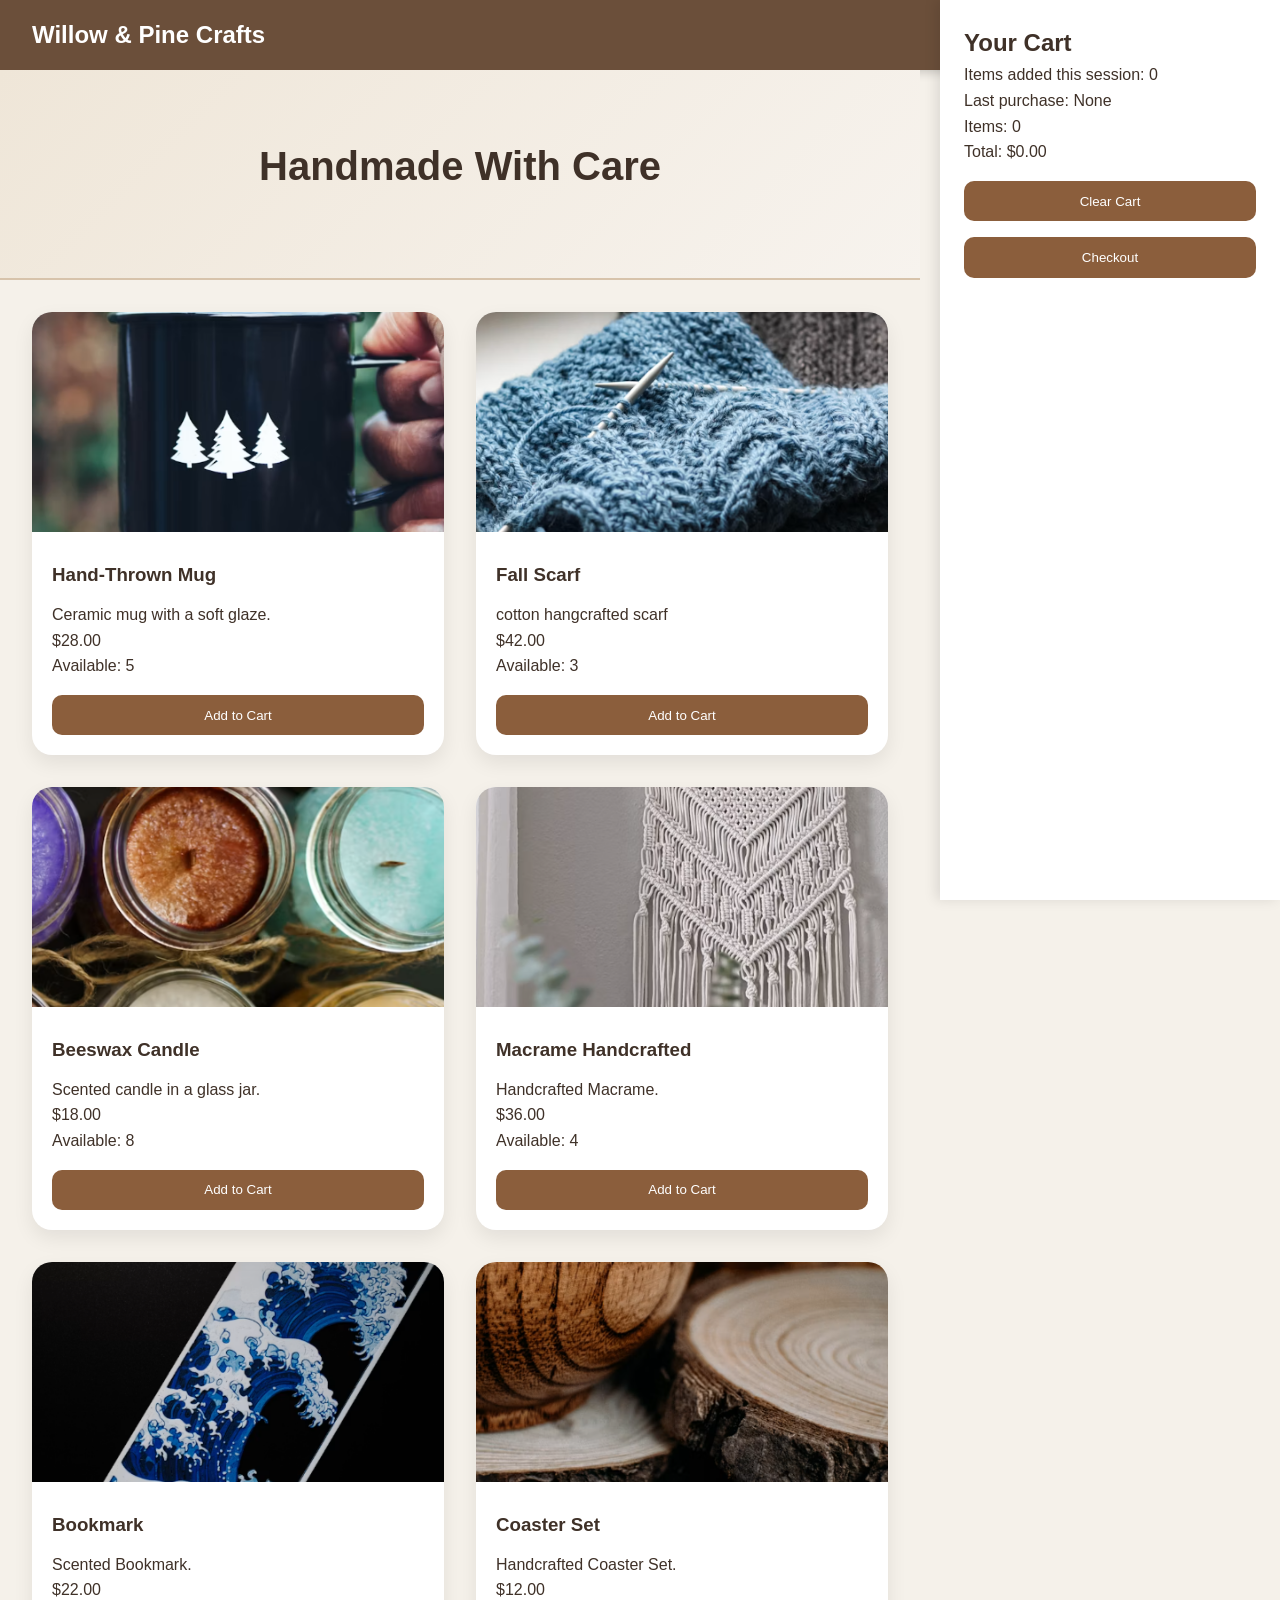
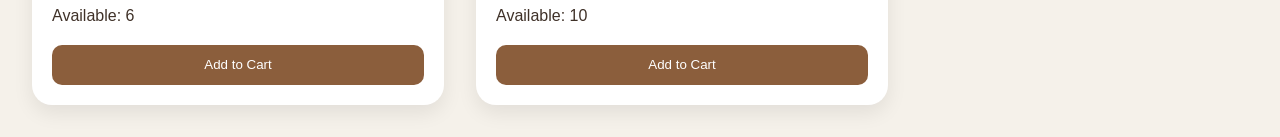
<file: index.html>
<!DOCTYPE html>
<html lang="en">
<head>
    <!--
        Author: Caroline Anascavage
        Date: 10/31/26
        Purpose: Storage Central
    -->
    <meta charset="UTF-8">
    <meta name="viewport" content="width=device-width, initial-scale=1.0">
    <title>Willow & Pine Crafts</title>
    <!--Link External Files-->
    <link rel="stylesheet" href="PA_Storage-Central_StarterFile.css">
    <script src="PA_Storage-Central_StarterFile.js" defer></script>

</head>
<body>
    <header>
        <nav>
            <h1>Willow & Pine Crafts</h1>
        </nav>
    </header>
    
    <main>
        <section class="welcome-section">
            <h2>Handmade With Care</h2>
            <p id="welcome-message"></p>
        </section>
        <!-- PRODUCT GRID -->
        <section class="product-grid" id="product-grid"></section>
 
        <!-- CART PANEL -->
        <aside id="cart-panel" class="cart-panel">
            <h2>Your Cart</h2>
            <p id="session-count">Items added this session: 0</p>
            <p id="last-purchase">Last purchase: None</p>
            <div id="cart-items"></div>
            <p id="cart-count">Items: 0</p>
            <p id="cart-total">Total: $0.00</p>
            <button id="clear-cart">Clear Cart</button>
            <button id="checkout-btn">Checkout</button>
</aside>

    </main>
</body>
</html>
</file>
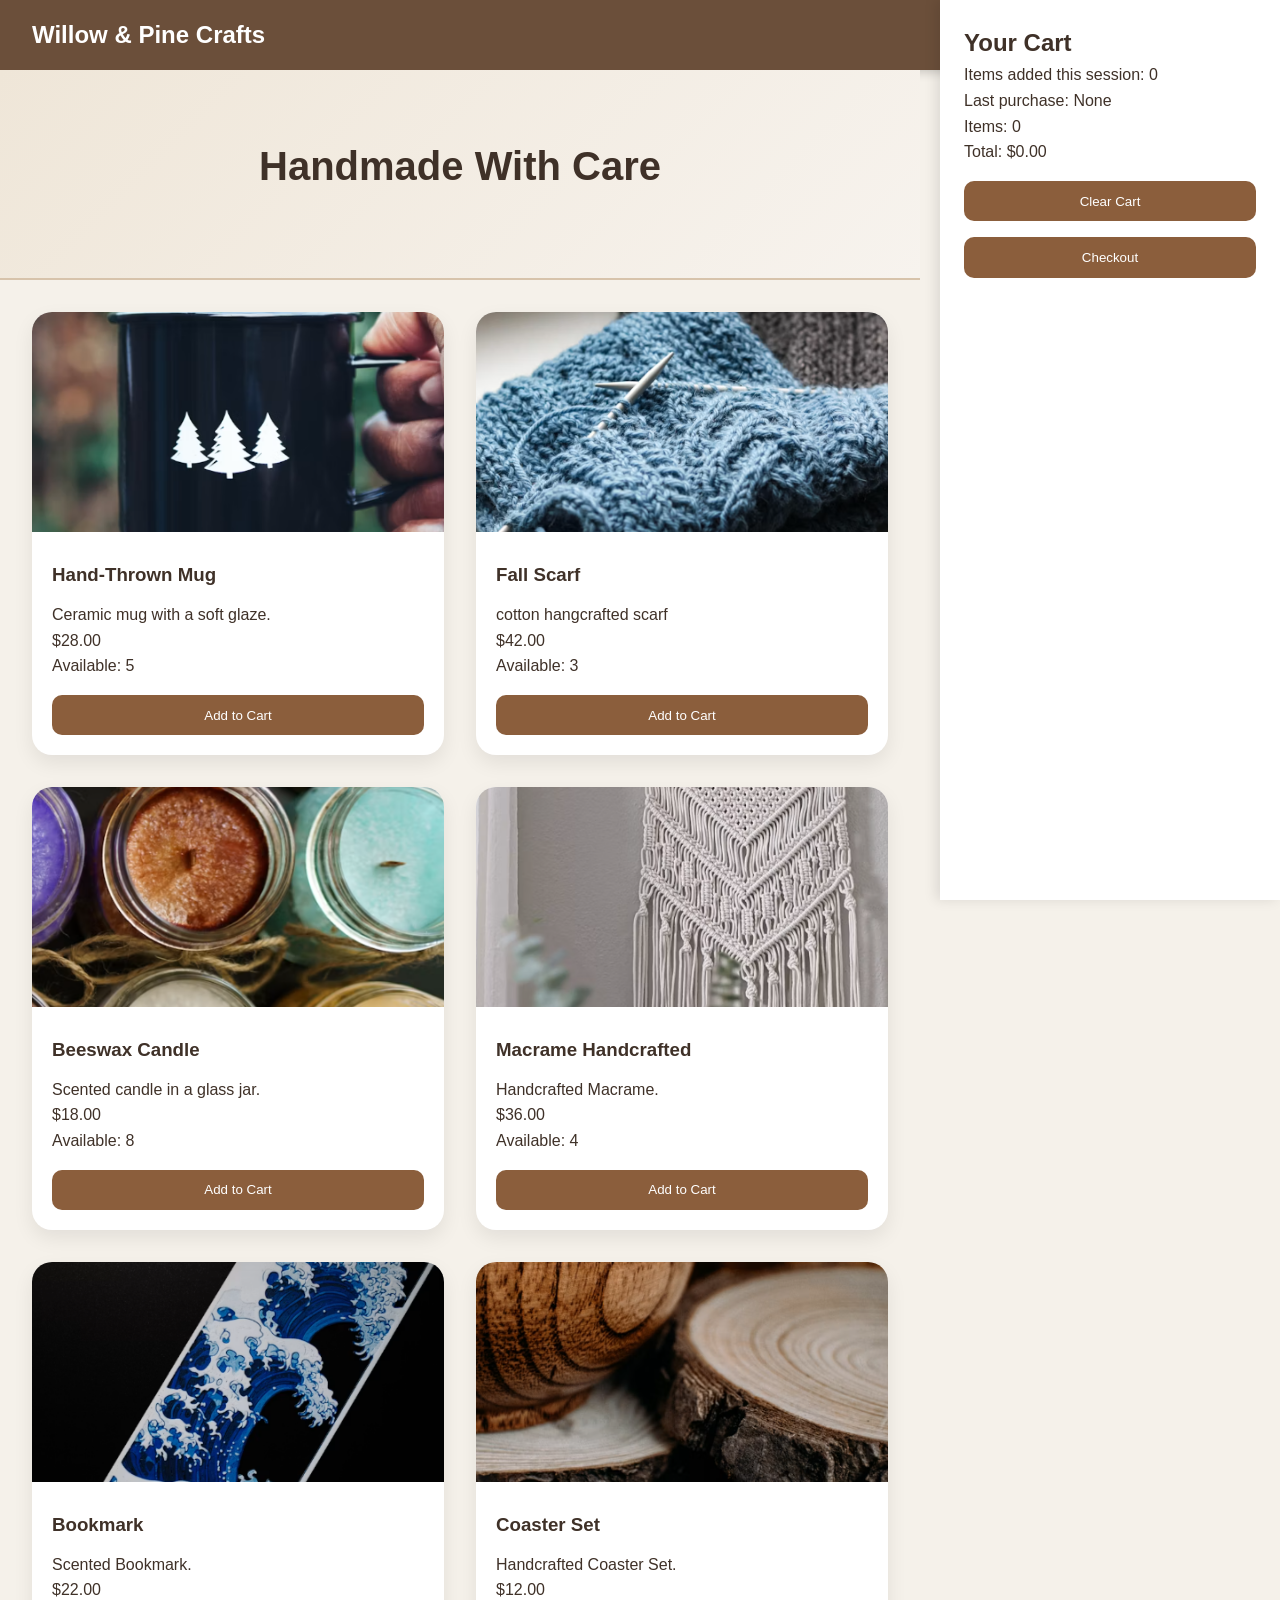
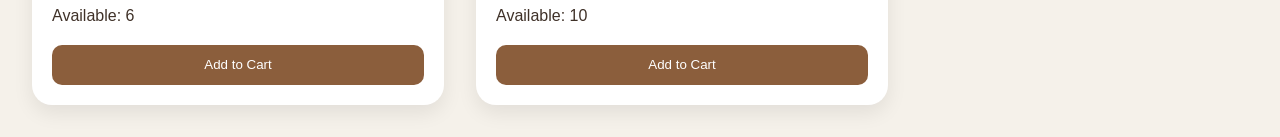
<file: PA_Storage-Central_StarterFile.html>
<!DOCTYPE html>
<html lang="en">
<head>
    <!--
        Author: Caroline Anascavage
        Date: 10/31/26
        Purpose: Storage Central
    -->
    <meta charset="UTF-8">
    <meta name="viewport" content="width=device-width, initial-scale=1.0">
    <title>Willow & Pine Crafts</title>
    <!--Link External Files-->
    <link rel="stylesheet" href="PA_Storage-Central_StarterFile.css">
    <script src="PA_Storage-Central_StarterFile.js" defer></script>

</head>
<body>
    <header>
        <nav>
            <h1>Willow & Pine Crafts</h1>
        </nav>
    </header>
    
    <main>
        <section class="welcome-section">
            <h2>Handmade With Care</h2>
            <p id="welcome-message"></p>
        </section>
        <!-- PRODUCT GRID -->
        <section class="product-grid" id="product-grid"></section>
 
        <!-- CART PANEL -->
        <aside id="cart-panel" class="cart-panel">
            <h2>Your Cart</h2>
            <p id="session-count">Items added this session: 0</p>
            <p id="last-purchase">Last purchase: None</p>
            <div id="cart-items"></div>
            <p id="cart-count">Items: 0</p>
            <p id="cart-total">Total: $0.00</p>
            <button id="clear-cart">Clear Cart</button>
            <button id="checkout-btn">Checkout</button>
</aside>

    </main>
</body>
</html>
</file>
<file: PA_Storage-Central_StarterFile.css>
/* =========================================
     CRAFT STORE THEME PROVIDED
     YOU MAY EDIT THIS FILE
========================================= */

/* =========================================
     RESET
========================================= */

* {
    margin: 0;
    padding: 0;
    box-sizing: border-box;
}

/* =========================================
     BODY
========================================= */

body {
    background: #f5f1ea;
    color: #3f3128;
    font-family: Arial, sans-serif;
    line-height: 1.6;
}

/* =========================================
     HEADER
========================================= */

header {
    background: #6b4f3a;
    color: white;
    padding: 1rem 2rem;
    box-shadow: 0 2px 10px rgba(0, 0, 0, .2);
}

nav {
    display: flex;
    justify-content: space-between;
    align-items: center;
}

/* =========================================
     PAGE LAYOUT
========================================= */

main {
    padding-right: 360px;
}

/* =========================================
     HERO
========================================= */

.welcome-section {
    text-align: center;
    padding: 4rem 2rem;
    background: linear-gradient(135deg, #efe6d8, #f7f3ee);
    border-bottom: 2px solid #d7c3ab;
}

.welcome-section h2 {
    font-size: 2.5rem;
    margin-bottom: 1rem;
}

/* =========================================
     PRODUCTS
========================================= */

.product-grid {
    display: grid;
    grid-template-columns: repeat(auto-fit, minmax(280px, 1fr));
    gap: 2rem;
    padding: 2rem;
}

.product-card {
    background: white;
    border-radius: 20px;
    overflow: hidden;
    box-shadow: 0 8px 20px rgba(0, 0, 0, .08);
    position: relative;
    transition:
        transform .3s ease,
        box-shadow .3s ease;
}

.product-card:hover {
    transform: translateY(-8px);
    box-shadow: 0 12px 24px rgba(0, 0, 0, .15);
}

.product-card img {
    width: 100%;
    height: 220px;
    object-fit: cover;
}

.product-content {
    padding: 1.25rem;
}

.product-content h3 {
    margin-bottom: .75rem;
}

/* =========================================
     BUTTONS
========================================= */

button {
    width: 100%;
    padding: .8rem;
    border: none;
    border-radius: 10px;
    cursor: pointer;
    margin-top: 1rem;
    background: #8b5e3c;
    color: white;
    transition: .3s;
}

button:hover {
    background: #6b4f3a;
}

button:focus {
    outline: 3px solid #0ea5e9;
}

button:disabled {
    cursor: not-allowed;
}

/* =========================================
     OUT OF STOCK
========================================= */

.out-of-stock {
    opacity: .4;
    filter: grayscale(100%);
}

/* =========================================
     TOOLTIP
========================================= */

.mouse-tooltip {
    position: fixed;
    pointer-events: none;
    background: #991b1b;
    color: white;
    padding: .5rem .75rem;
    border-radius: 8px;
    opacity: 0;
    z-index: 9999;
}

.mouse-tooltip.show {
    opacity: 1;
}

/* =========================================
     RESPONSIVE DESIGN
========================================= */

@media (max-width: 900px) {
    main { 
        padding-right: 0; 
    }
}

/*==========================================
    Add Bounce Animation
========================================= */

@keyframes bounce {
  0%, 100% { transform: scale(1); }
  50% { transform: scale(1.05); }
}
.bounce { animation: bounce 0.5s ease; }
 
.cart-panel {
  position: fixed;
  right: 0;
  top: 0;
  width: 340px;
  height: 100vh;
  background: #fff;
  padding: 1.5rem;
  box-shadow: -4px 0 12px rgba(0,0,0,.1);
  overflow-y: auto;
}
</file>
